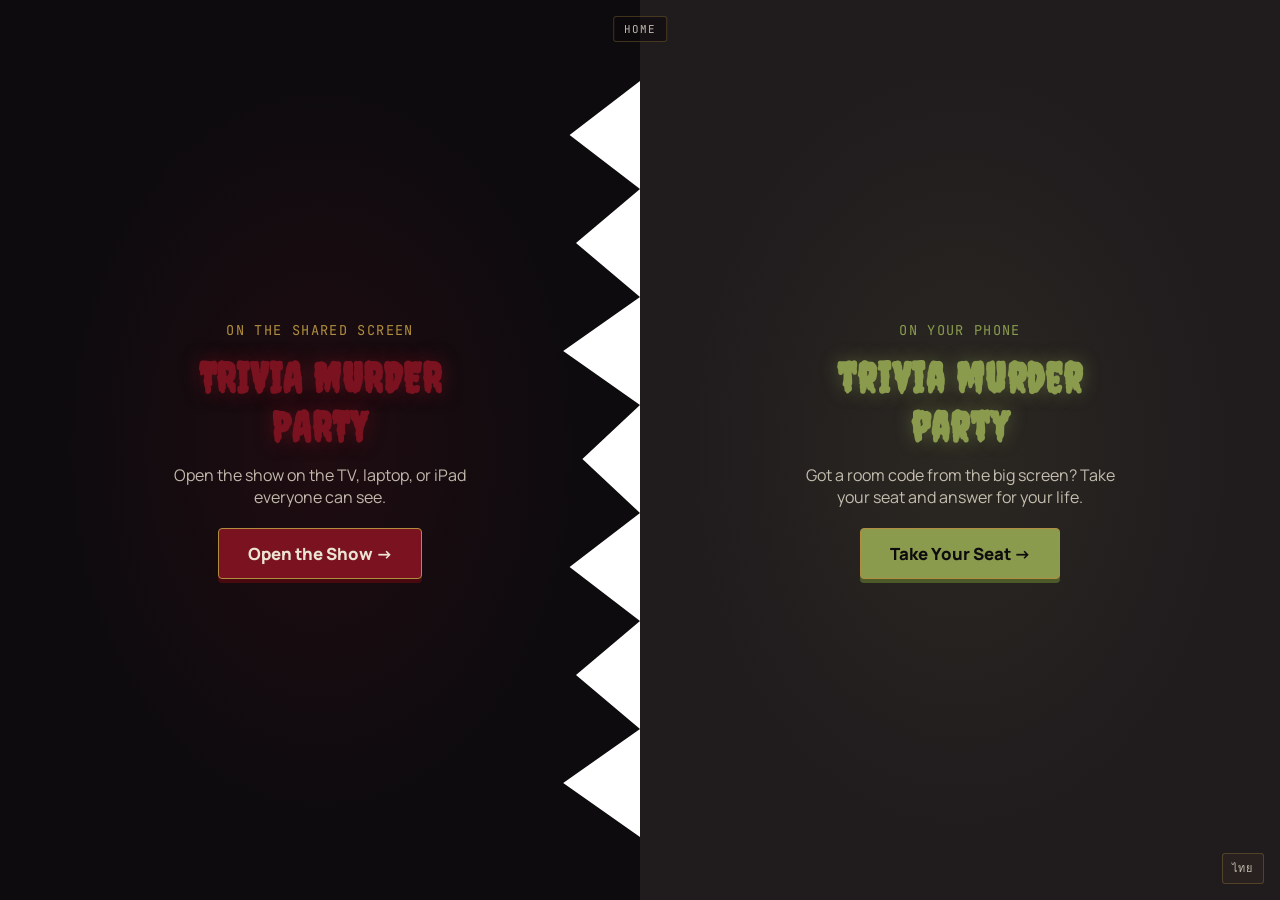
<file: index.html>
<!doctype html>
<html lang="en">
<head>
  <meta charset="UTF-8" />
  <meta name="viewport" content="width=device-width, initial-scale=1.0" />
  <title>Trivia Murder Party</title>
  <meta name="description" content="Answer wrong and you'll have to survive to stay in the game. Host on a shared screen, play from your phone." />
  <link rel="stylesheet" href="tokens.css" />
  <link rel="stylesheet" href="landing.css" />
</head>
<body>
  <a class="back-home-pill" href="https://prapachaiuea.github.io/party-games/" data-i18n="nav.home">Home</a>
  <main class="split" id="split">
    <a class="panel panel-host" href="host.html">
      <div class="panel-inner">
        <p class="eyebrow eyebrow-host" data-i18n="landing.eyebrowHost">On the shared screen</p>
        <h1 class="wordmark wordmark-host">TRIVIA MURDER PARTY</h1>
        <p class="tagline tagline-host" data-i18n="landing.taglineHost">Open the show on the TV, laptop, or iPad everyone can see.</p>
        <span class="cta cta-host" data-i18n="landing.ctaHost">Open the Show &rarr;</span>
      </div>
    </a>

    <a class="panel panel-player" href="player.html">
      <div class="panel-inner">
        <p class="eyebrow eyebrow-player" data-i18n="landing.eyebrowPlayer">On your phone</p>
        <h1 class="wordmark wordmark-player">trivia murder party</h1>
        <p class="tagline tagline-player" data-i18n="landing.taglinePlayer">Got a room code from the big screen? Take your seat and answer for your life.</p>
        <span class="cta cta-player" data-i18n="landing.ctaPlayer">Take Your Seat &rarr;</span>
      </div>
    </a>
  </main>

  <script type="module" src="js/landing.js"></script>
</body>
</html>
</file>
<file: tokens.css>
@import url("https://fonts.googleapis.com/css2?family=Creepster&family=Manrope:wght@400;500;700;800&family=JetBrains+Mono:wght@500;700&display=swap");

:root {
  --void: #0d0b0e;
  --ash: #201b1d;
  --curtain: #7a1220;
  --bone: #ece4d3;
  --brass: #b08d3f;
  --bile: #8a9b4e;

  --font-display: "Creepster", cursive;
  --font-body: "Manrope", -apple-system, BlinkMacSystemFont, "Segoe UI", Roboto, sans-serif;
  --font-mono: "JetBrains Mono", "Courier New", monospace;
}

* {
  box-sizing: border-box;
}

body {
  margin: 0;
  font-family: var(--font-body);
}

.visually-hidden {
  position: absolute;
  width: 1px;
  height: 1px;
  overflow: hidden;
  clip: rect(0, 0, 0, 0);
  white-space: nowrap;
}

@media (prefers-reduced-motion: reduce) {
  *, *::before, *::after {
    animation-duration: 0.01ms !important;
    animation-iteration-count: 1 !important;
    transition-duration: 0.01ms !important;
  }
}

/* Language toggle — present on every page, floating so it's reachable no matter the phase. */
.lang-toggle {
  position: fixed;
  bottom: 1rem;
  right: 1rem;
  z-index: 50;
  font-family: var(--font-mono);
  font-size: 0.68rem;
  letter-spacing: 0.1em;
  text-transform: uppercase;
  color: var(--bone);
  background: rgba(176, 141, 63, 0.08);
  border: 1px solid rgba(176, 141, 63, 0.4);
  border-radius: 3px;
  padding: 0.35rem 0.6rem;
  cursor: pointer;
  opacity: 0.8;
  transition: opacity 0.15s ease, border-color 0.15s ease, box-shadow 0.15s ease;
}

.lang-toggle:hover {
  opacity: 1;
  border-color: var(--brass);
  box-shadow: 0 0 8px rgba(176, 141, 63, 0.35);
}
</file>
<file: landing.css>
html, body {
  height: 100%;
}

body {
  overflow: hidden;
}

.split {
  display: flex;
  min-height: 100vh;
  min-height: 100dvh;
}

.back-home-pill {
  position: fixed;
  top: 1rem;
  left: 50%;
  transform: translateX(-50%);
  z-index: 5;
  display: inline-flex;
  align-items: center;
  font-family: var(--font-mono);
  font-size: 0.68rem;
  letter-spacing: 0.1em;
  text-transform: uppercase;
  padding: 0.3rem 0.6rem;
  color: var(--bone);
  background: rgba(13, 11, 14, 0.7);
  border: 1px solid rgba(176, 141, 63, 0.4);
  border-radius: 3px;
  text-decoration: none;
  opacity: 0.8;
  transition: opacity 0.15s ease, border-color 0.15s ease, box-shadow 0.15s ease;
}

.back-home-pill:hover {
  opacity: 1;
  border-color: var(--brass);
  box-shadow: 0 0 8px rgba(176, 141, 63, 0.35);
}

.panel {
  position: relative;
  flex: 1;
  display: flex;
  align-items: center;
  justify-content: center;
  padding: 3rem 2rem;
  text-decoration: none;
  color: inherit;
  overflow: hidden;
  transition: flex-grow 0.25s ease;
}

.panel:hover,
.panel:focus-visible {
  flex-grow: 1.12;
}

.panel:focus-visible {
  outline: 3px solid var(--brass);
  outline-offset: -6px;
}

.panel-inner {
  max-width: 32ch;
  text-align: center;
  display: flex;
  flex-direction: column;
  align-items: center;
  gap: 0.85rem;
}

/* --- Host panel: the show --- */
.panel-host {
  background:
    radial-gradient(ellipse at center, rgba(122, 18, 32, 0.16) 0%, transparent 60%),
    var(--void);
  color: var(--bone);
  clip-path: polygon(
    0 0, 100% 0,
    100% 9%, 89% 15%,
    100% 21%, 90% 27%,
    100% 33%, 88% 39%,
    100% 45%, 91% 51%,
    100% 57%, 89% 63%,
    100% 69%, 90% 75%,
    100% 81%, 88% 87%,
    100% 93%, 100% 100%,
    0 100%
  );
}

.eyebrow-host { color: var(--brass); }

.wordmark-host {
  font-family: var(--font-display);
  font-size: clamp(1.7rem, 5vw, 2.6rem);
  letter-spacing: 0.02em;
  margin: 0;
  color: var(--curtain);
  text-shadow: 0 0 18px rgba(122, 18, 32, 0.5);
}

.cta-host {
  font-family: var(--font-body);
  font-weight: 800;
  background: var(--curtain);
  color: var(--bone);
  border: 1px solid var(--brass);
  box-shadow: 0 4px 0 #48090f;
}

/* --- Player panel: the hot seat --- */
.panel-player {
  background:
    radial-gradient(ellipse at center, rgba(138, 155, 78, 0.1) 0%, transparent 60%),
    var(--ash);
  color: var(--bone);
}

.eyebrow-player { color: var(--bile); }

.wordmark-player {
  font-family: var(--font-display);
  font-size: clamp(1.7rem, 5vw, 2.6rem);
  letter-spacing: 0.02em;
  margin: 0;
  text-transform: lowercase;
  color: var(--bile);
  text-shadow: 0 0 18px rgba(138, 155, 78, 0.4);
}

.cta-player {
  font-family: var(--font-body);
  font-weight: 800;
  background: var(--bile);
  color: var(--void);
  border: 1px solid var(--brass);
  box-shadow: 0 4px 0 #4c5a2a;
}

/* --- Shared eyebrow / tagline / cta shapes --- */
.eyebrow {
  font-family: var(--font-mono);
  letter-spacing: 0.1em;
  font-size: 0.85rem;
  margin: 0;
  text-transform: uppercase;
}

.tagline {
  font-family: var(--font-body);
  font-size: 1rem;
  opacity: 0.8;
  margin: 0;
}

.cta {
  font-size: 1.05rem;
  border-radius: 4px;
  padding: 0.8rem 1.8rem;
  margin-top: 0.4rem;
}

/* --- Stack vertically on narrow / phone-shaped viewports --- */
@media (max-width: 720px) {
  .split {
    flex-direction: column;
  }

  .panel-host {
    clip-path: polygon(
      0 0, 100% 0, 100% 100%,
      92% 89%, 84% 100%,
      76% 90%, 68% 100%,
      60% 88%, 52% 100%,
      44% 91%, 36% 100%,
      28% 87%, 20% 100%,
      12% 92%, 0 100%
    );
  }

  .panel:hover,
  .panel:focus-visible {
    flex-grow: 1.06;
  }
}

@media (prefers-reduced-motion: reduce) {
  .panel { transition: none; }
}
</file>
